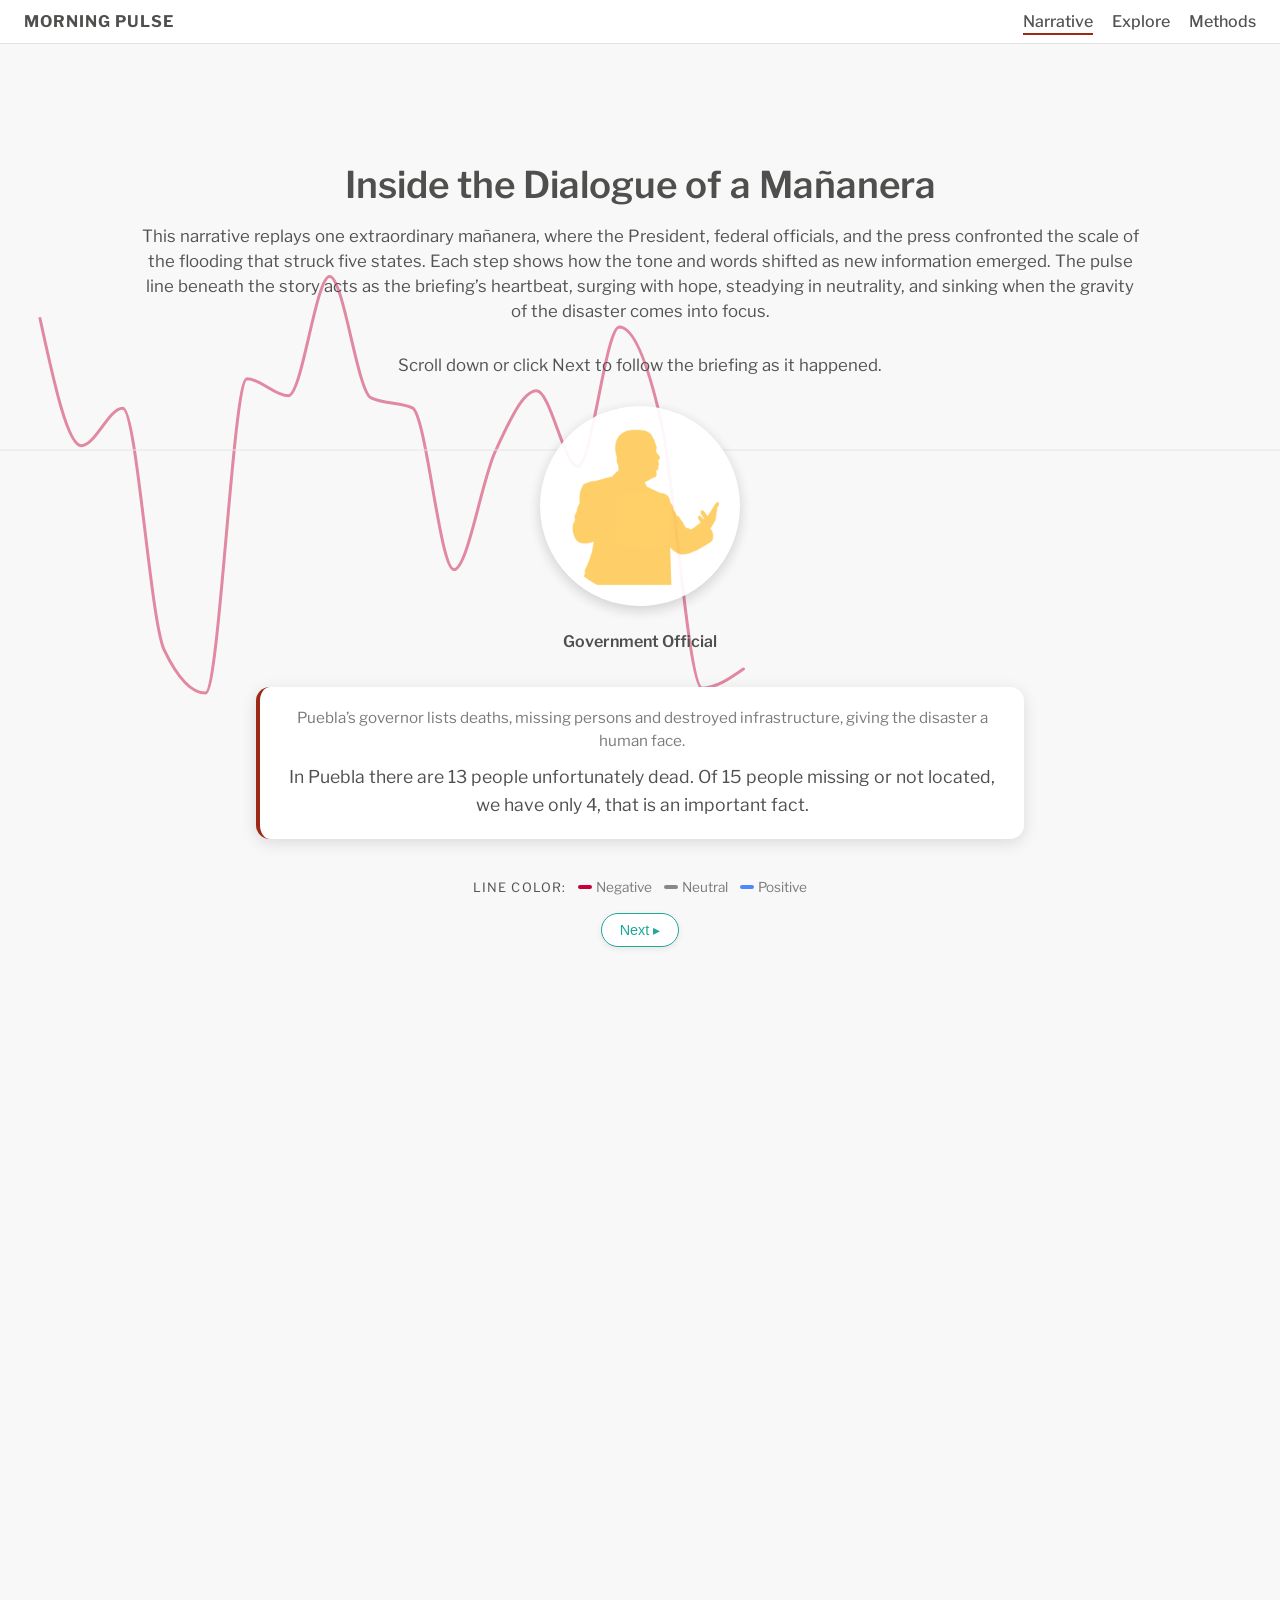
<file: docs/index.html>
<!DOCTYPE html>
<html lang="en">
<head>
  <meta charset="UTF-8" />
  <meta name="viewport" content="width=device-width, initial-scale=1" />
  <title>Morning Pulse — A Conversation Unfolds</title>

  <!-- Libre Franklin -->
  <link href="https://fonts.googleapis.com/css2?family=Libre+Franklin:wght@300;400;600;700&display=swap" rel="stylesheet">

  <!-- Main stylesheet -->
  <link rel="stylesheet" href="main.css" />

  <!-- Libraries -->
  <script src="js/d3.v7.js"></script>
  <script src="js/scrollama.js"></script>
</head>
<body>

  <!-- NAVIGATION -->
  <nav class="navbar">
    <div class="nav-title">Morning Pulse</div>
    <div class="nav-links">
      <a href="index.html" class="active">Narrative</a>
      <a href="explore.html">Explore</a>
      <a href="methods.html">Methods</a>
    </div>
  </nav>

  <!-- BACKGROUND PULSE LINE -->
  <div id="pulse-background">
    <svg id="pulse-svg"></svg>
  </div>

  <!-- MAIN CONTAINER -->
  <main id="scrolly">

    <!-- FIXED AREA -->
    <section id="graphic">

      <h1 class="headline">Inside the Dialogue of a Mañanera</h1>
      <p class="dek">
        This narrative replays one extraordinary mañanera, where the President, 
        federal officials, and the press confronted the scale of the flooding that 
        struck five states. Each step shows how the tone and words 
        shifted as new information emerged. The pulse line beneath the story acts as the 
        briefing’s heartbeat, surging with hope, steadying in neutrality, and sinking when 
        the gravity of the disaster comes into focus.
      </p>
      <p class="dek">
        Scroll down or click Next to follow the briefing as it happened.
      </p>

      <div id="speaker-wrapper">
        <img id="silhouette" src="img/president.png" alt="Speaker silhouette" />
        <div id="speaker-meta">
          <p id="speaker-role">President</p>
          <p id="speaker-time">0m 00s</p>
        </div>
      </div>

      <div id="quote-box">
        <p id="context-text" class="context-text">Loading…</p>
        <p id="quote-text">“ ”</p>
      </div>

      <div id="pulse-caption">
        <strong>Sentiment pulse:</strong> the line in the background rises for more positive tone and falls for more negative tone during each intervention.
      </div>

      <div id="pulse-legend">
        <span class="legend-label">Line color:</span>
        <span class="legend-item">
            <span class="legend-swatch legend-neg"></span> Negative
        </span>
        <span class="legend-item">
            <span class="legend-swatch legend-neu"></span> Neutral
        </span>
        <span class="legend-item">
            <span class="legend-swatch legend-pos"></span> Positive
        </span>
      </div>

      <button id="next-step-btn" class="nav-btn">
        Next ▸
      </button>

      <div id="pulse-callout" class="pulse-callout hidden">
      </div>

    </section>
    <section id="sections">
    </section>

  </main>

  <!-- Main script -->
  <script src="js/main.js"></script>
</body>
</html>
</file>
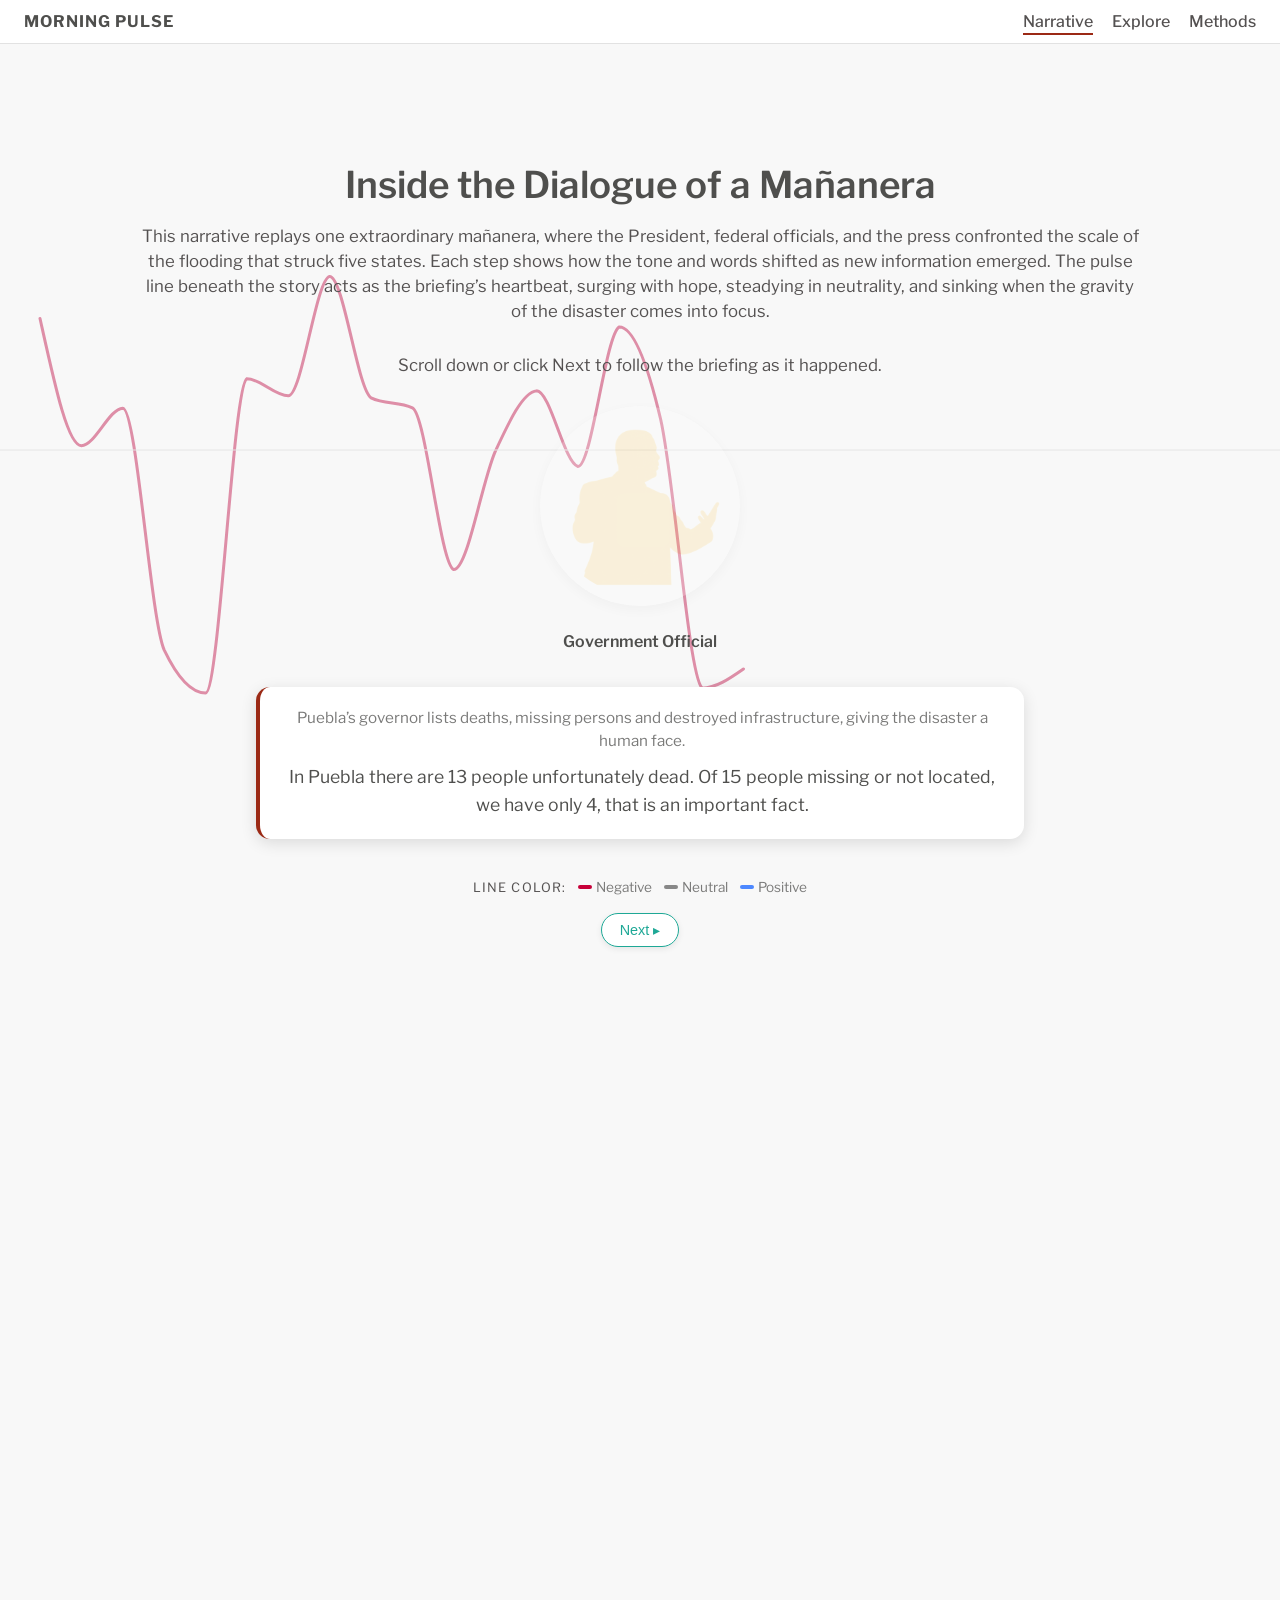
<file: www/index.html>
<!DOCTYPE html>
<html lang="en">
<head>
  <meta charset="UTF-8" />
  <meta name="viewport" content="width=device-width, initial-scale=1" />
  <title>Morning Pulse — A Conversation Unfolds</title>

  <!-- Libre Franklin -->
  <link href="https://fonts.googleapis.com/css2?family=Libre+Franklin:wght@300;400;600;700&display=swap" rel="stylesheet">

  <!-- Main stylesheet -->
  <link rel="stylesheet" href="main.css" />

  <!-- Libraries -->
  <script src="js/d3.v7.js"></script>
  <script src="js/scrollama.js"></script>
</head>
<body>

  <!-- NAVIGATION -->
  <nav class="navbar">
    <div class="nav-title">Morning Pulse</div>
    <div class="nav-links">
      <a href="index.html" class="active">Narrative</a>
      <a href="/explore.html">Explore</a>
      <a href="/methods.html">Methods</a>
    </div>
  </nav>

  <!-- BACKGROUND PULSE LINE -->
  <div id="pulse-background">
    <svg id="pulse-svg"></svg>
  </div>

  <!-- MAIN CONTAINER -->
  <main id="scrolly">

    <!-- FIXED AREA -->
    <section id="graphic">

      <h1 class="headline">Inside the Dialogue of a Mañanera</h1>
      <p class="dek">
        This narrative replays one extraordinary mañanera, where the President, 
        federal officials, and the press confronted the scale of the flooding that 
        struck five states. Each step shows how the tone and words 
        shifted as new information emerged. The pulse line beneath the story acts as the 
        briefing’s heartbeat, surging with hope, steadying in neutrality, and sinking when 
        the gravity of the disaster comes into focus.
      </p>
      <p class="dek">
        Scroll down or click Next to follow the briefing as it happened.
      </p>

      <div id="speaker-wrapper">
        <img id="silhouette" src="img/president.png" alt="Speaker silhouette" />
        <div id="speaker-meta">
          <p id="speaker-role">President</p>
          <p id="speaker-time">0m 00s</p>
        </div>
      </div>

      <div id="quote-box">
        <p id="context-text" class="context-text">Loading…</p>
        <p id="quote-text">“ ”</p>
      </div>

      <div id="pulse-caption">
        <strong>Sentiment pulse:</strong> the line in the background rises for more positive tone and falls for more negative tone during each intervention.
      </div>

      <div id="pulse-legend">
        <span class="legend-label">Line color:</span>
        <span class="legend-item">
            <span class="legend-swatch legend-neg"></span> Negative
        </span>
        <span class="legend-item">
            <span class="legend-swatch legend-neu"></span> Neutral
        </span>
        <span class="legend-item">
            <span class="legend-swatch legend-pos"></span> Positive
        </span>
      </div>

      <button id="next-step-btn" class="nav-btn">
        Next ▸
      </button>

      <div id="pulse-callout" class="pulse-callout hidden">
      </div>

    </section>
    <section id="sections">
    </section>

  </main>

  <!-- Main script -->
  <script src="js/main.js"></script>
</body>
</html>
</file>
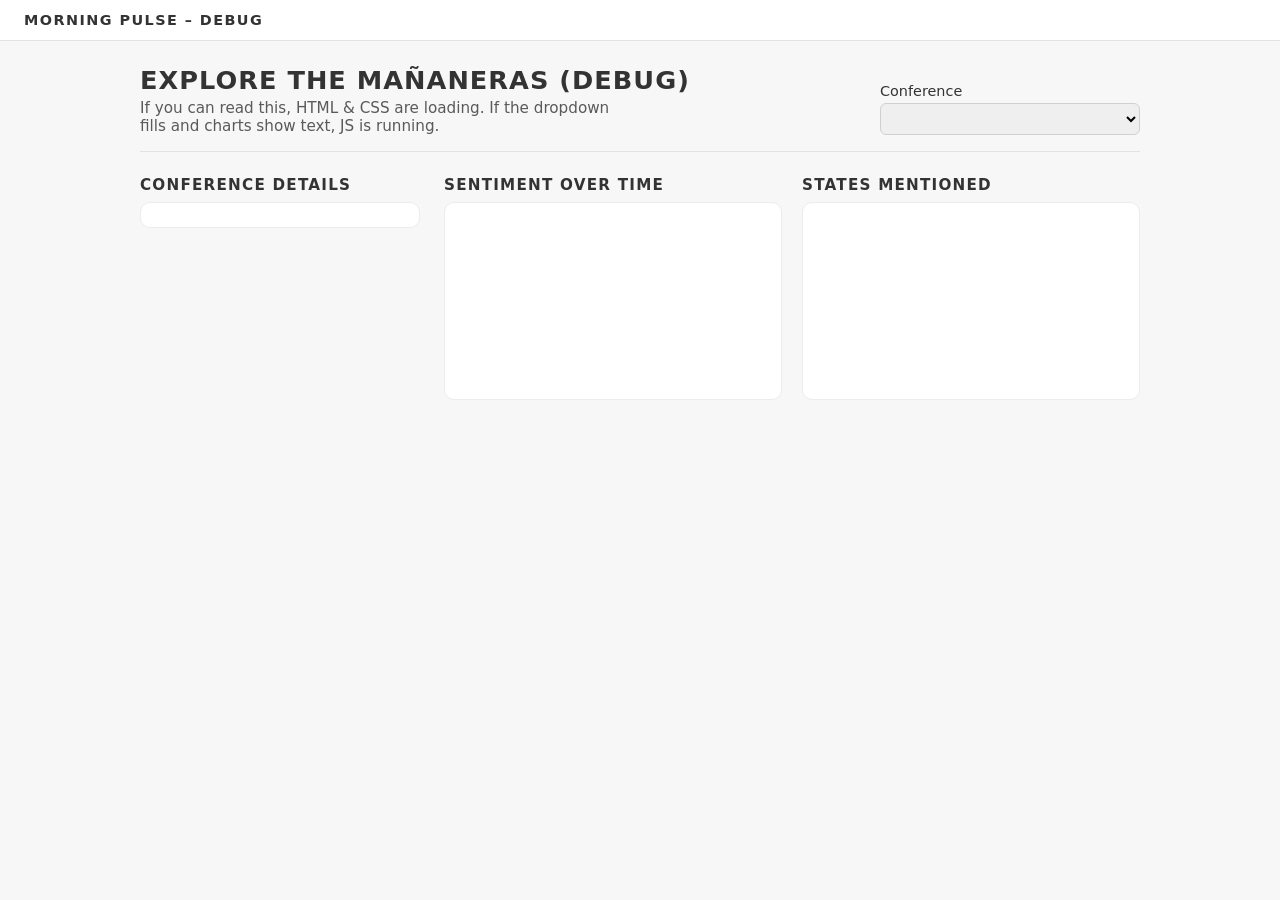
<file: docs/explore_debug.html>
<!DOCTYPE html>
<html lang="en">
<head>
  <meta charset="UTF-8" />
  <title>Explore Debug</title>
  <meta name="viewport" content="width=device-width, initial-scale=1" />
  <style>
    body {
      margin: 0;
      font-family: system-ui, -apple-system, BlinkMacSystemFont, "Segoe UI", sans-serif;
      background: #f7f7f7;
      color: #333;
    }

    header.site-header {
      display: flex;
      justify-content: space-between;
      align-items: center;
      padding: 12px 24px;
      background: #ffffff;
      border-bottom: 1px solid #e2e2e2;
    }

    .site-brand {
      font-weight: 700;
      letter-spacing: 0.1em;
      text-transform: uppercase;
      font-size: 0.9rem;
    }

    #explore {
      padding: 24px 32px;
      max-width: 1000px;
      margin: 0 auto;
    }

    .explore-header {
      display: flex;
      justify-content: space-between;
      align-items: flex-end;
      gap: 24px;
      margin-bottom: 24px;
      border-bottom: 1px solid #e2e2e2;
      padding-bottom: 16px;
    }

    .explore-title {
      margin: 0 0 4px;
      font-size: 1.6rem;
      letter-spacing: 0.04em;
      text-transform: uppercase;
    }

    .explore-subtitle {
      margin: 0;
      font-size: 0.95rem;
      opacity: 0.8;
      max-width: 480px;
    }

    .explore-controls {
      display: flex;
      flex-direction: column;
      gap: 4px;
      font-size: 0.9rem;
    }

    #explore-conference-select {
      min-width: 260px;
      padding: 6px 10px;
      border-radius: 6px;
      border: 1px solid #d0d0d0;
      font-size: 0.9rem;
    }

    .explore-layout {
      display: grid;
      grid-template-columns: minmax(230px, 280px) 1fr;
      gap: 24px;
    }

    .explore-sidebar {
      display: flex;
      flex-direction: column;
      gap: 18px;
    }

    .panel-title {
      font-size: 0.95rem;
      text-transform: uppercase;
      letter-spacing: 0.08em;
      margin: 0 0 8px;
    }

    .meta-card {
      background: #ffffff;
      border-radius: 10px;
      padding: 12px 14px;
      border: 1px solid #ececec;
      font-size: 0.9rem;
      line-height: 1.4;
    }

    .explore-main {
      display: grid;
      grid-template-columns: 1fr 1fr;
      gap: 20px;
    }

    .chart-container {
      background: #ffffff;
      border-radius: 10px;
      border: 1px solid #ececec;
      padding: 8px;
      min-height: 180px;
      font-size: 0.85rem;
    }
  </style>
</head>
<body>
  <header class="site-header">
    <div class="site-brand">Morning Pulse – DEBUG</div>
  </header>

  <section id="explore">
    <header class="explore-header">
      <div class="explore-title-block">
        <h1 class="explore-title">Explore the Mañaneras (Debug)</h1>
        <p class="explore-subtitle">
          If you can read this, HTML & CSS are loading. If the dropdown fills and charts show text, JS is running.
        </p>
      </div>
      <div class="explore-controls">
        <label for="explore-conference-select">Conference</label>
        <select id="explore-conference-select"></select>
      </div>
    </header>

    <div class="explore-layout">
      <aside class="explore-sidebar">
        <section>
          <h2 class="panel-title">Conference details</h2>
          <div id="explore-meta" class="meta-card"></div>
        </section>
      </aside>

      <main class="explore-main">
        <section>
          <h2 class="panel-title">Sentiment over time</h2>
          <div id="sentiment-chart" class="chart-container"></div>
        </section>
        <section>
          <h2 class="panel-title">States mentioned</h2>
          <div id="states-chart" class="chart-container"></div>
        </section>
      </main>
    </div>
  </section>

  <!-- 1) D3 from CDN -->
  <script src="https://d3js.org/d3.v7.min.js"></script>

  <!-- 2) Inline mock data & explore logic -->
  <script>
    console.log("Script loaded: starting debug…");

    // ---- MOCK DATA ----
    const conferences = [
      {
        id: "2024-01-05",
        date: "2024-01-05",
        title: "Mañanera del 5 de enero",
        location_state: "CDMX",
        interventions: [
          {
            idx: 0,
            timestamp_minute: 0,
            actor_role: "president",
            actor_name: "AMLO",
            sentiment: 0.3,
            topics: ["economy", "security"],
            text: "Buenos días. Hoy vamos a hablar de la economía y la seguridad.",
            is_interruption: false,
            is_followup: false,
            mentioned_states: ["Tabasco"]
          },
          {
            idx: 1,
            timestamp_minute: 4,
            actor_role: "journalist",
            actor_name: "Jorge Ramos",
            sentiment: -0.2,
            topics: ["security", "human rights"],
            text: "Presidente, ¿qué responde a las críticas sobre derechos humanos?",
            is_interruption: false,
            is_followup: false,
            mentioned_states: []
          },
          {
            idx: 2,
            timestamp_minute: 8,
            actor_role: "official",
            actor_name: "Rosa Icela",
            sentiment: 0.1,
            topics: ["security"],
            text: "La incidencia delictiva mostró una tendencia a la baja.",
            is_interruption: false,
            is_followup: false,
            mentioned_states: ["Guanajuato", "Sonora"]
          }
        ]
      },
      {
        id: "2024-01-10",
        date: "2024-01-10",
        title: "Mañanera del 10 de enero",
        location_state: "Nuevo León",
        interventions: [
          {
            idx: 0,
            timestamp_minute: 0,
            actor_role: "president",
            actor_name: "AMLO",
            sentiment: 0.4,
            topics: ["infrastructure"],
            text: "Hoy estamos en Nuevo León para revisar proyectos de infraestructura.",
            is_interruption: false,
            is_followup: false,
            mentioned_states: ["Nuevo León"]
          },
          {
            idx: 1,
            timestamp_minute: 3,
            actor_role: "journalist",
            actor_name: "Ana Soto",
            sentiment: -0.1,
            topics: ["water crisis"],
            text: "¿Qué medidas se tomarán respecto a la crisis de agua?",
            is_interruption: false,
            is_followup: false,
            mentioned_states: ["Nuevo León", "Coahuila"]
          }
        ]
      }
    ];

    console.log("Mock conferences loaded:", conferences.length);

    // ---- SIMPLE EXPLORE LOGIC ----
    function initExploreDebug() {
      console.log("initExploreDebug called");

      if (!Array.isArray(conferences) || conferences.length === 0) {
        console.error("No conferences array available");
        return;
      }

      const select = d3.select("#explore-conference-select");
      if (select.empty()) {
        console.error("Could not find #explore-conference-select");
        return;
      }

      select
        .selectAll("option")
        .data(conferences)
        .join("option")
        .attr("value", d => d.id)
        .text(d => `${d.date} — ${d.title}`);

      const defaultConf = conferences[0];
      select.property("value", defaultConf.id);

      select.on("change", (event) => {
        const chosenId = event.target.value;
        const chosen = conferences.find(c => c.id === chosenId);
        console.log("Conference changed:", chosenId);
        if (chosen) renderExploreDebug(chosen);
      });

      renderExploreDebug(defaultConf);
    }

    function renderExploreDebug(conf) {
      console.log("Rendering conference:", conf.id);

      // Meta
      const meta = d3.select("#explore-meta");
      meta.html("");
      meta.append("div").text("Date: " + conf.date);
      meta.append("div").text("Title: " + conf.title);
      meta.append("div").text("Location: " + conf.location_state);
      meta.append("div").text("Interventions: " + conf.interventions.length);

      // Sentiment chart – for debug: just show text list
      const sent = d3.select("#sentiment-chart");
      sent.html("");
      sent.append("div").text("Sentiment values (debug text):");
      conf.interventions.forEach(intv => {
        sent.append("div").text(
          `#${intv.idx} (${intv.actor_role}) – sentiment: ${intv.sentiment}`
        );
      });

      // States mentioned – count and show as list
      const stateCounts = new Map();
      conf.interventions.forEach(d => {
        (d.mentioned_states || []).forEach(s => {
          stateCounts.set(s, (stateCounts.get(s) || 0) + 1);
        });
      });

      const states = d3.select("#states-chart");
      states.html("");
      if (stateCounts.size === 0) {
        states.text("No states mentioned in this conference.");
      } else {
        states.append("div").text("States mentioned (debug text):");
        for (const [state, count] of stateCounts.entries()) {
          states.append("div").text(`${state}: ${count} mentions`);
        }
      }
    }

    // Call directly once the script is parsed
    initExploreDebug();
  </script>
</body>
</html>
</file>
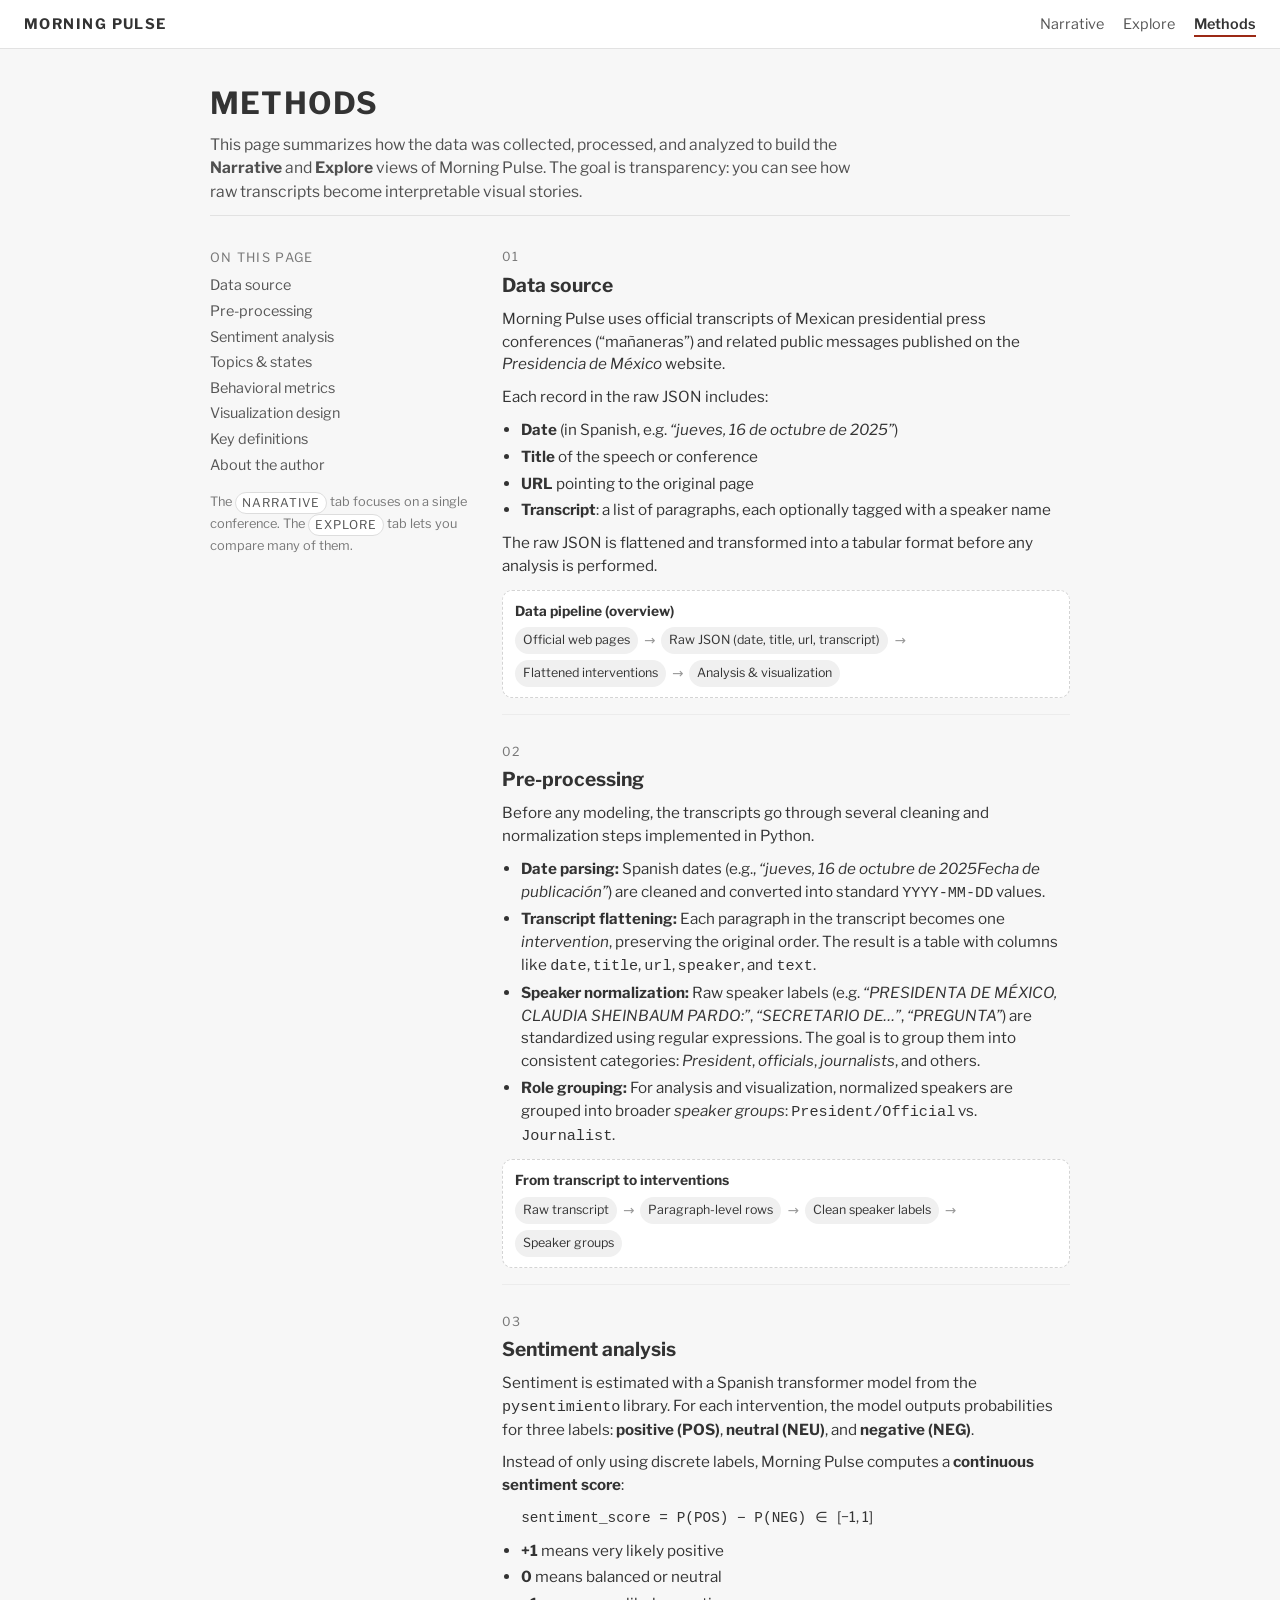
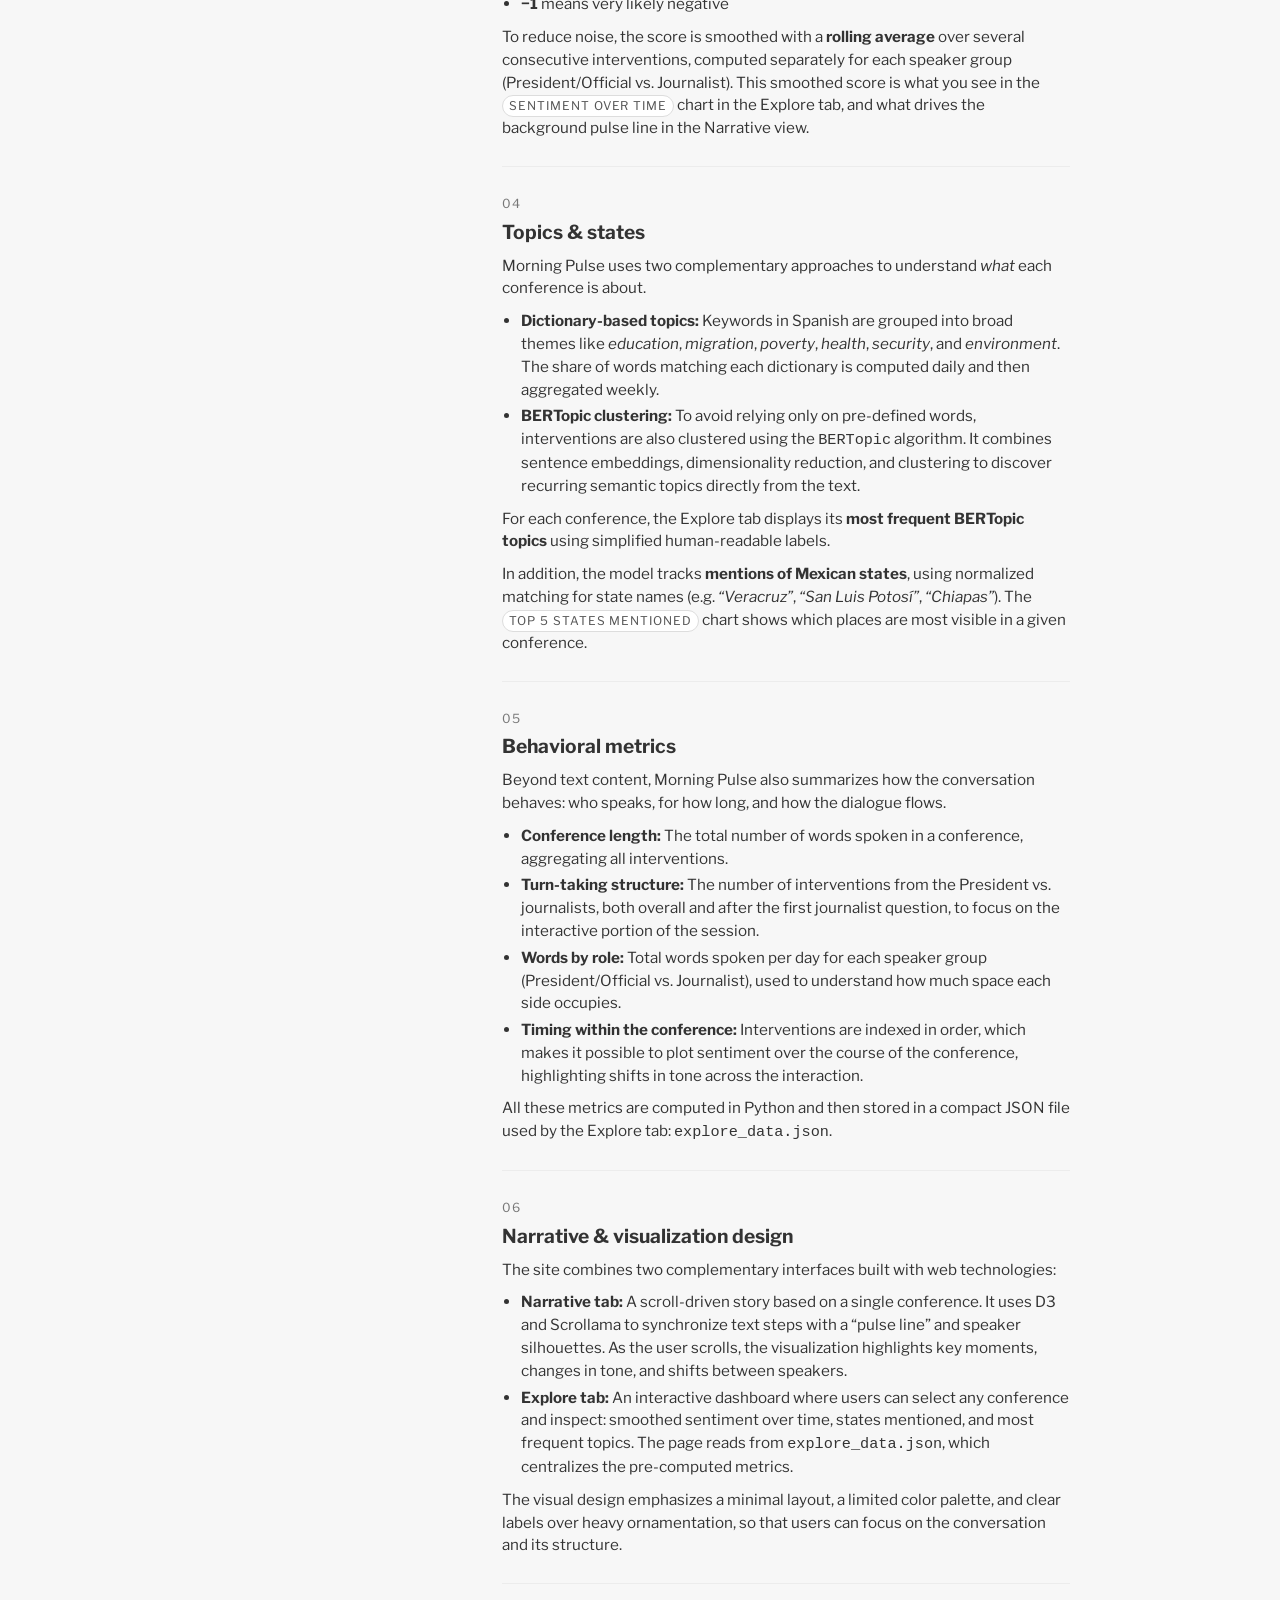
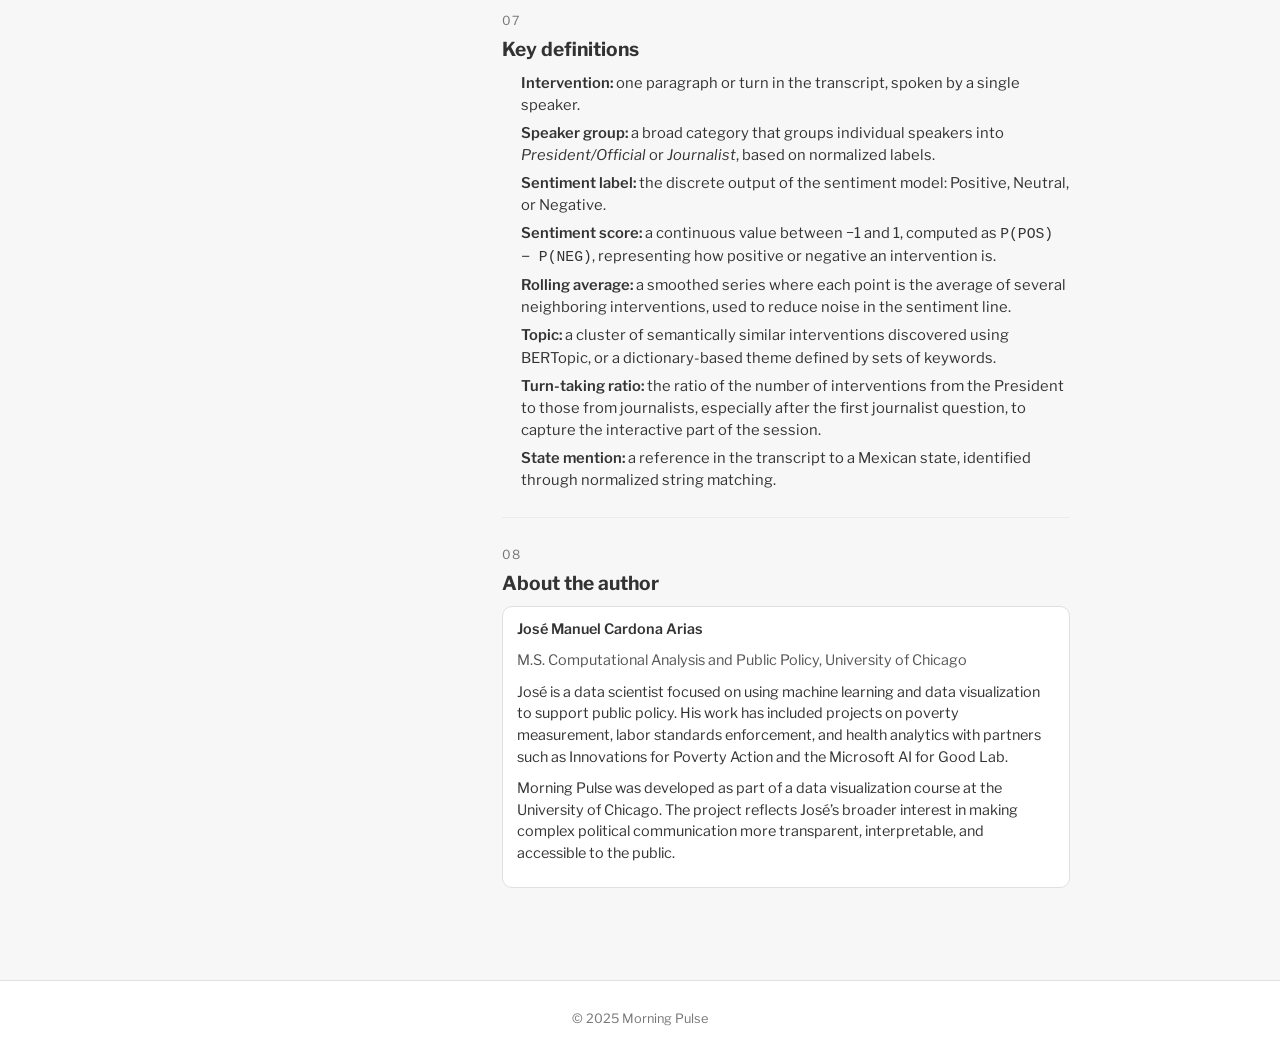
<file: docs/methods.html>
<!DOCTYPE html>
<html lang="en">
<head>
  <meta charset="UTF-8" />
  <title>Morning Pulse – Methods</title>
  <meta name="viewport" content="width=device-width, initial-scale=1" />

  <!-- Libre Franklin -->
  <link href="https://fonts.googleapis.com/css2?family=Libre+Franklin:wght@300;400;600;700&display=swap" rel="stylesheet">

  <style>
    :root {
      --accent: #9B2915;
      --bg: #f7f7f7;
      --text: #333333;
      --border: #e2e2e2;
    }

    * {
      box-sizing: border-box;
    }

    body {
      margin: 0;
      font-family: "Libre Franklin", system-ui, -apple-system, BlinkMacSystemFont, "Segoe UI", sans-serif;
      background: var(--bg);
      color: var(--text);
      line-height: 1.5;
    }

    /* Header & nav */
    .site-header {
      display: flex;
      justify-content: space-between;
      align-items: center;
      padding: 12px 24px;
      background: #ffffff;
      border-bottom: 1px solid var(--border);
    }

    .site-brand a {
      text-decoration: none;
      font-weight: 700;
      letter-spacing: 0.1em;
      text-transform: uppercase;
      font-size: 0.9rem;
      color: var(--text);
    }

    .site-nav a {
      margin-left: 16px;
      text-decoration: none;
      font-size: 0.9rem;
      color: #555555;
    }

    .site-nav a.active {
      font-weight: 600;
      border-bottom: 2px solid var(--accent);
      padding-bottom: 2px;
      color: var(--text);
    }

    main#methods {
      max-width: 900px;
      margin: 0 auto;
      padding: 32px 20px 48px;
    }

    .methods-header {
      margin-bottom: 32px;
      border-bottom: 1px solid var(--border);
      padding-bottom: 12px;
    }

    .methods-title {
      margin: 0 0 6px;
      font-size: 1.9rem;
      letter-spacing: 0.04em;
      text-transform: uppercase;
    }

    .methods-subtitle {
      margin: 0;
      font-size: 0.98rem;
      max-width: 640px;
      opacity: 0.85;
    }

    /* Layout: two main columns on desktop */
    .methods-layout {
      display: grid;
      grid-template-columns: minmax(220px, 260px) 1fr;
      gap: 32px;
      margin-top: 28px;
    }

    /* Sidebar / TOC */
    .methods-sidebar {
      font-size: 0.9rem;
      position: sticky;
      top: 72px;
      align-self: flex-start;
    }

    .sidebar-title {
      text-transform: uppercase;
      letter-spacing: 0.1em;
      font-size: 0.8rem;
      margin: 0 0 8px;
      color: #777777;
    }

    .methods-toc {
      list-style: none;
      margin: 0 0 16px;
      padding: 0;
    }

    .methods-toc li + li {
      margin-top: 4px;
    }

    .methods-toc a {
      text-decoration: none;
      color: #555555;
      font-size: 0.9rem;
    }

    .methods-toc a:hover {
      color: var(--accent);
    }

    .toc-note {
      font-size: 0.8rem;
      color: #777777;
      margin-top: 10px;
    }

    /* Main content sections */
    .methods-content section {
      margin-bottom: 28px;
      padding-bottom: 16px;
      border-bottom: 1px solid #ececec;
    }

    .methods-content section:last-of-type {
      border-bottom: none;
    }

    .section-label {
      text-transform: uppercase;
      letter-spacing: 0.12em;
      font-size: 0.78rem;
      color: #777777;
      margin-bottom: 4px;
    }

    .section-title {
      margin: 0 0 8px;
      font-size: 1.2rem;
    }

    .section-body {
      font-size: 0.95rem;
    }

    .section-body p {
      margin: 0 0 10px;
    }

    .section-body ul {
      margin: 4px 0 10px 1.2rem;
      padding: 0;
    }

    .section-body li {
      margin-bottom: 4px;
    }

    .inline-pill {
      display: inline-block;
      padding: 1px 6px;
      border-radius: 999px;
      border: 1px solid #dddddd;
      font-size: 0.75rem;
      text-transform: uppercase;
      letter-spacing: 0.08em;
      vertical-align: middle;
      color: #555555;
      background: #ffffff;
    }

    /* Simple pipeline diagram */
    .pipeline {
      margin-top: 12px;
      padding: 10px 12px;
      border-radius: 10px;
      border: 1px dashed #d4d4d4;
      background: #ffffff;
      font-size: 0.86rem;
    }

    .pipeline-row {
      display: flex;
      flex-wrap: wrap;
      align-items: center;
      gap: 6px;
    }

    .pipeline-step {
      padding: 4px 8px;
      border-radius: 999px;
      background: #f0f0f0;
      font-size: 0.78rem;
    }

    .pipeline-arrow {
      font-size: 0.85rem;
      color: #999999;
    }

    /* Definition list */
    .definitions-list {
      margin: 8px 0 0;
      padding: 0;
      list-style: none;
      font-size: 0.92rem;
    }

    .definitions-list li {
      margin-bottom: 6px;
    }

    .def-term {
      font-weight: 600;
    }

    /* Author card */
    .author-card {
      margin-top: 8px;
      padding: 12px 14px;
      border-radius: 10px;
      border: 1px solid #e0e0e0;
      background: #ffffff;
      font-size: 0.9rem;
    }

    .author-name {
      margin: 0 0 4px;
      font-weight: 600;
    }

    .author-role {
      margin: 0 0 6px;
      font-size: 0.9rem;
      color: #555555;
    }

    footer.site-footer {
      text-align: center;
      padding: 16px;
      font-size: 0.8rem;
      color: #777777;
      border-top: 1px solid var(--border);
      background: #ffffff;
    }

    @media (max-width: 900px) {
      .methods-layout {
        grid-template-columns: 1fr;
      }

      .methods-sidebar {
        position: static;
      }
    }
  </style>
</head>

<body>
  <header class="site-header">
    <div class="site-brand">
      <a href="index.html">Morning Pulse</a>
    </div>
    <nav class="site-nav">
      <a href="index.html">Narrative</a>
      <a href="explore.html">Explore</a>
      <a href="methods.html" class="active">Methods</a>
    </nav>
  </header>

  <main id="methods">
    <header class="methods-header">
      <h1 class="methods-title">Methods</h1>
      <p class="methods-subtitle">
        This page summarizes how the data was collected, processed, and analyzed to build
        the <strong>Narrative</strong> and <strong>Explore</strong> views of Morning Pulse.
        The goal is transparency: you can see how raw transcripts become interpretable visual stories.
      </p>
    </header>

    <div class="methods-layout">
      <!-- Sidebar / TOC -->
      <aside class="methods-sidebar">
        <p class="sidebar-title">On this page</p>
        <ul class="methods-toc">
          <li><a href="#data">Data source</a></li>
          <li><a href="#preprocessing">Pre-processing</a></li>
          <li><a href="#sentiment">Sentiment analysis</a></li>
          <li><a href="#topics">Topics &amp; states</a></li>
          <li><a href="#behavior">Behavioral metrics</a></li>
          <li><a href="#visualization">Visualization design</a></li>
          <li><a href="#definitions">Key definitions</a></li>
          <li><a href="#author">About the author</a></li>
        </ul>
        <p class="toc-note">
          The <span class="inline-pill">Narrative</span> tab focuses on a single conference.
          The <span class="inline-pill">Explore</span> tab lets you compare many of them.
        </p>
      </aside>

      <!-- Main content -->
      <div class="methods-content">

        <!-- Data -->
        <section id="data">
          <div class="section-label">01</div>
          <h2 class="section-title">Data source</h2>
          <div class="section-body">
            <p>
              Morning Pulse uses official transcripts of Mexican presidential press conferences
              (&ldquo;mañaneras&rdquo;) and related public messages published on the
              <em>Presidencia de México</em> website.
            </p>
            <p>
              Each record in the raw JSON includes:
            </p>
            <ul>
              <li><strong>Date</strong> (in Spanish, e.g. <em>&ldquo;jueves, 16 de octubre de 2025&rdquo;</em>)</li>
              <li><strong>Title</strong> of the speech or conference</li>
              <li><strong>URL</strong> pointing to the original page</li>
              <li><strong>Transcript</strong>: a list of paragraphs, each optionally tagged with a speaker name</li>
            </ul>
            <p>
              The raw JSON is flattened and transformed into a tabular format before any analysis is performed.
            </p>

            <div class="pipeline">
              <strong>Data pipeline (overview)</strong>
              <div class="pipeline-row" style="margin-top:6px;">
                <span class="pipeline-step">Official web pages</span>
                <span class="pipeline-arrow">→</span>
                <span class="pipeline-step">Raw JSON (date, title, url, transcript)</span>
                <span class="pipeline-arrow">→</span>
                <span class="pipeline-step">Flattened interventions</span>
                <span class="pipeline-arrow">→</span>
                <span class="pipeline-step">Analysis &amp; visualization</span>
              </div>
            </div>
          </div>
        </section>

        <!-- Pre-processing -->
        <section id="preprocessing">
          <div class="section-label">02</div>
          <h2 class="section-title">Pre-processing</h2>
          <div class="section-body">
            <p>
              Before any modeling, the transcripts go through several cleaning and normalization steps
              implemented in Python.
            </p>
            <ul>
              <li>
                <strong>Date parsing:</strong>
                Spanish dates (e.g., <em>&ldquo;jueves, 16 de octubre de 2025Fecha de publicación&rdquo;</em>)
                are cleaned and converted into standard <code>YYYY-MM-DD</code> values.
              </li>
              <li>
                <strong>Transcript flattening:</strong>
                Each paragraph in the transcript becomes one <em>intervention</em>, preserving the original order.
                The result is a table with columns like <code>date</code>, <code>title</code>, <code>url</code>,
                <code>speaker</code>, and <code>text</code>.
              </li>
              <li>
                <strong>Speaker normalization:</strong>
                Raw speaker labels (e.g. <em>&ldquo;PRESIDENTA DE MÉXICO, CLAUDIA SHEINBAUM PARDO:&rdquo;</em>,
                <em>&ldquo;SECRETARIO DE…&rdquo;</em>, <em>&ldquo;PREGUNTA&rdquo;</em>) are standardized using
                regular expressions. The goal is to group them into consistent categories:
                <em>President</em>, <em>officials</em>, <em>journalists</em>, and others.
              </li>
              <li>
                <strong>Role grouping:</strong>
                For analysis and visualization, normalized speakers are grouped into broader
                <em>speaker groups</em>:
                <code>President/Official</code> vs. <code>Journalist</code>.
              </li>
            </ul>

            <div class="pipeline">
              <strong>From transcript to interventions</strong>
              <div class="pipeline-row" style="margin-top:6px;">
                <span class="pipeline-step">Raw transcript</span>
                <span class="pipeline-arrow">→</span>
                <span class="pipeline-step">Paragraph-level rows</span>
                <span class="pipeline-arrow">→</span>
                <span class="pipeline-step">Clean speaker labels</span>
                <span class="pipeline-arrow">→</span>
                <span class="pipeline-step">Speaker groups</span>
              </div>
            </div>
          </div>
        </section>

        <!-- Sentiment -->
        <section id="sentiment">
          <div class="section-label">03</div>
          <h2 class="section-title">Sentiment analysis</h2>
          <div class="section-body">
            <p>
              Sentiment is estimated with a Spanish transformer model from the
              <code>pysentimiento</code> library. For each intervention, the model outputs probabilities
              for three labels: <strong>positive (POS)</strong>, <strong>neutral (NEU)</strong>,
              and <strong>negative (NEG)</strong>.
            </p>
            <p>
              Instead of only using discrete labels, Morning Pulse computes a
              <strong>continuous sentiment score</strong>:
            </p>
            <p style="margin-left:1.2rem;font-size:0.9rem;">
              <code>sentiment_score = P(POS) − P(NEG)</code> &nbsp; ∈ &nbsp; [−1, 1]
            </p>
            <ul>
              <li><strong>+1</strong> means very likely positive</li>
              <li><strong>0</strong> means balanced or neutral</li>
              <li><strong>−1</strong> means very likely negative</li>
            </ul>
            <p>
              To reduce noise, the score is smoothed with a <strong>rolling average</strong> over several
              consecutive interventions, computed separately for each speaker group (President/Official vs. Journalist).
              This smoothed score is what you see in the
              <span class="inline-pill">Sentiment over time</span> chart in the Explore tab, and what drives
              the background pulse line in the Narrative view.
            </p>
          </div>
        </section>

        <!-- Topics & states -->
        <section id="topics">
          <div class="section-label">04</div>
          <h2 class="section-title">Topics &amp; states</h2>
          <div class="section-body">
            <p>
              Morning Pulse uses two complementary approaches to understand <em>what</em> each conference is about.
            </p>
            <ul>
              <li>
                <strong>Dictionary-based topics:</strong>
                Keywords in Spanish are grouped into broad themes like
                <em>education</em>, <em>migration</em>, <em>poverty</em>, <em>health</em>,
                <em>security</em>, and <em>environment</em>.
                The share of words matching each dictionary is computed daily and then aggregated weekly.
              </li>
              <li>
                <strong>BERTopic clustering:</strong>
                To avoid relying only on pre-defined words, interventions are also clustered using the
                <code>BERTopic</code> algorithm. It combines sentence embeddings, dimensionality reduction,
                and clustering to discover recurring semantic topics directly from the text.
              </li>
            </ul>
            <p>
              For each conference, the Explore tab displays its <strong>most frequent BERTopic topics</strong>
              using simplified human-readable labels.
            </p>
            <p>
              In addition, the model tracks <strong>mentions of Mexican states</strong>, using normalized matching
              for state names (e.g. <em>“Veracruz”</em>, <em>“San Luis Potosí”</em>, <em>“Chiapas”</em>).
              The <span class="inline-pill">Top 5 States mentioned</span> chart shows which places are most visible
              in a given conference.
            </p>
          </div>
        </section>

        <!-- Behavioral metrics -->
        <section id="behavior">
          <div class="section-label">05</div>
          <h2 class="section-title">Behavioral metrics</h2>
          <div class="section-body">
            <p>
              Beyond text content, Morning Pulse also summarizes how the conversation behaves:
              who speaks, for how long, and how the dialogue flows.
            </p>
            <ul>
              <li>
                <strong>Conference length:</strong>
                The total number of words spoken in a conference, aggregating all interventions.
              </li>
              <li>
                <strong>Turn-taking structure:</strong>
                The number of interventions from the President vs. journalists, both overall and
                after the first journalist question, to focus on the interactive portion of the session.
              </li>
              <li>
                <strong>Words by role:</strong>
                Total words spoken per day for each speaker group (President/Official vs. Journalist),
                used to understand how much space each side occupies.
              </li>
              <li>
                <strong>Timing within the conference:</strong>
                Interventions are indexed in order, which makes it possible to plot sentiment over the
                course of the conference, highlighting shifts in tone across the interaction.
              </li>
            </ul>
            <p>
              All these metrics are computed in Python and then stored in a compact JSON file used by the
              Explore tab: <code>explore_data.json</code>.
            </p>
          </div>
        </section>

        <!-- Visualization design -->
        <section id="visualization">
          <div class="section-label">06</div>
          <h2 class="section-title">Narrative &amp; visualization design</h2>
          <div class="section-body">
            <p>
              The site combines two complementary interfaces built with web technologies:
            </p>
            <ul>
              <li>
                <strong>Narrative tab:</strong>
                A scroll-driven story based on a single conference. It uses D3 and Scrollama to
                synchronize text steps with a &ldquo;pulse line&rdquo; and speaker silhouettes.
                As the user scrolls, the visualization highlights key moments, changes in tone,
                and shifts between speakers.
              </li>
              <li>
                <strong>Explore tab:</strong>
                An interactive dashboard where users can select any conference and inspect:
                smoothed sentiment over time, states mentioned, and most frequent topics.
                The page reads from <code>explore_data.json</code>, which centralizes the
                pre-computed metrics.
              </li>
            </ul>
            <p>
              The visual design emphasizes a minimal layout, a limited color palette, and clear labels
              over heavy ornamentation, so that users can focus on the conversation and its structure.
            </p>
          </div>
        </section>

        <!-- Definitions -->
        <section id="definitions">
          <div class="section-label">07</div>
          <h2 class="section-title">Key definitions</h2>
          <div class="section-body">
            <ul class="definitions-list">
              <li>
                <span class="def-term">Intervention:</span>
                one paragraph or turn in the transcript, spoken by a single speaker.
              </li>
              <li>
                <span class="def-term">Speaker group:</span>
                a broad category that groups individual speakers into
                <em>President/Official</em> or <em>Journalist</em>, based on normalized labels.
              </li>
              <li>
                <span class="def-term">Sentiment label:</span>
                the discrete output of the sentiment model: Positive, Neutral, or Negative.
              </li>
              <li>
                <span class="def-term">Sentiment score:</span>
                a continuous value between −1 and 1, computed as
                <code>P(POS) − P(NEG)</code>, representing how positive or negative an intervention is.
              </li>
              <li>
                <span class="def-term">Rolling average:</span>
                a smoothed series where each point is the average of several neighboring interventions,
                used to reduce noise in the sentiment line.
              </li>
              <li>
                <span class="def-term">Topic:</span>
                a cluster of semantically similar interventions discovered using BERTopic, or a
                dictionary-based theme defined by sets of keywords.
              </li>
              <li>
                <span class="def-term">Turn-taking ratio:</span>
                the ratio of the number of interventions from the President to those from journalists,
                especially after the first journalist question, to capture the interactive part of the session.
              </li>
              <li>
                <span class="def-term">State mention:</span>
                a reference in the transcript to a Mexican state, identified through normalized string matching.
              </li>
            </ul>
          </div>
        </section>

        <!-- Author -->
        <section id="author">
          <div class="section-label">08</div>
          <h2 class="section-title">About the author</h2>
          <div class="section-body">
            <div class="author-card">
              <p class="author-name">José Manuel Cardona Arias</p>
              <p class="author-role">
                M.S. Computational Analysis and Public Policy, University of Chicago
              </p>
              <p>
                José is a data scientist focused on using machine learning and data visualization
                to support public policy. His work has included projects on poverty measurement,
                labor standards enforcement, and health analytics with partners such as
                Innovations for Poverty Action and the Microsoft AI for Good Lab.
              </p>
              <p>
                Morning Pulse was developed as part of a data visualization course at the
                University of Chicago. The project reflects José’s broader interest in making
                complex political communication more transparent, interpretable, and accessible
                to the public.
              </p>
            </div>
          </div>
        </section>

      </div>
    </div>
  </main>

  <footer class="site-footer">
    <p>&copy; 2025 Morning Pulse</p>
  </footer>
</body>
</html>
</file>
<file: docs/main.css>
/* BASE */

body {
  margin: 0;
  background: #F8F8F8;
  font-family: "Libre Franklin", sans-serif;
  color: #4F4F4D;
}

/* NAVIGATION */

.navbar {
  position: sticky;
  top: 0;
  background: #ffffff;
  border-bottom: 1px solid #E2E2E2;
  padding: 12px 24px;
  display: flex;
  justify-content: space-between;
  align-items: center;
  z-index: 50;
}

.nav-title {
  font-weight: 700;
  font-size: 1rem;
  letter-spacing: 0.06em;
  text-transform: uppercase;
}

.nav-links a {
  margin-left: 16px;
  text-decoration: none;
  color: #545151;
  font-weight: 500;
  border-bottom: 2px solid transparent;
  padding-bottom: 2px;
  transition: border-color 0.2s ease, color 0.2s ease;
}

.nav-links a:hover {
  border-bottom-color: #9B2915;
  color: #000000;
}

.nav-links a.active {
  border-bottom-color: #9B2915;
}

/* SCROLLY LAYOUT */

#scrolly {
  position: relative;
  max-width: 1000px;
  margin: 40px auto;
  padding: 0 20px;
  display: block;
}

#graphic {
  position: sticky;
  top: 18vh;
  text-align: center;
  z-index: 2;
  padding-bottom: 40px;
}

#sections {
  position: relative;
  margin-top: 40px;
}

.headline {
  font-size: 2.3rem;
  font-weight: 600;
  margin-bottom: 10px;
}

.dek {
  font-size: 1.05rem;
  color: #545151;
  margin-bottom: 28px;
  line-height: 1.5;
}

#speaker-wrapper {
  display: flex;
  flex-direction: column;
  align-items: center;
}

#silhouette {
  width: 180px;
  border-radius: 50%;
  background: #ffffff;
  padding: 10px;
  box-shadow: 0 4px 14px rgba(0,0,0,0.18);
  margin-bottom: 10px;
  transition: opacity 0.3s ease, transform 0.3s ease;
}

#speaker-role {
  font-weight: 600;
  margin-bottom: 2px;
  color: #4F4F4D;
}

#speaker-time {
  font-size: 0.9rem;
  color: #7a7a79;
}

#quote-box {
  margin-top: 22px;
  background: #ffffff;
  padding: 20px 22px;
  border-radius: 14px;
  max-width: 720px;
  margin-left: auto;
  margin-right: auto;
  box-shadow: 0 4px 16px rgba(0,0,0,0.12);
  border-left: 4px solid #9B2915;
}

#quote-text {
  font-size: 1.1rem;
  line-height: 1.6;
  color: #4F4F4D;
  margin: 0;
}

#context-text {
  font-size: 0.95rem;
  line-height: 1.5;
  color: #7a7a79;
  margin: 0 0 10px;
}


#sections .step {
  background: #ffffff;
  border-radius: 12px;
  padding: 22px 22px 20px;
  margin-bottom: 28px;
  box-shadow: 0 4px 10px rgba(0,0,0,0.08);
  border-left: 4px solid #E9B872;
  transition: box-shadow 0.25s ease, border-color 0.25s ease, background 0.25s ease, transform 0.2s ease;
}

#sections .step h3 {
  margin: 0 0 8px;
  font-size: 0.95rem;
  letter-spacing: 0.08em;
  text-transform: uppercase;
  color: #7a7a79;
}

/* STEPS */
#sections .step {
  height: 90vh;      /* distance between “beats” in the story */
  margin: 0;
  opacity: 0;
  background: none;
  border: none;
  box-shadow: none;
  pointer-events: none;
}

/* PULSE LINE (BACKGROUND) */

#pulse-background {
  position: fixed;
  top: 0;           /* full background */
  left: 0;
  width: 100%;
  height: 100vh;
  opacity: 0.45;
  z-index: 0;
  pointer-events: none;
}

#pulse-caption {
  margin-top: 14px;
  font-size: 0.9rem;
  color: #7a7a79;
}

#pulse-caption strong {
  font-weight: 600;
}

/* Small horizontal legend under caption */
#pulse-legend {
  margin-top: 8px;
  font-size: 0.85rem;
  color: #7a7a79;
  display: flex;
  justify-content: center;
  align-items: center;
  gap: 12px;
  flex-wrap: wrap;
}

#pulse-legend .legend-label {
  text-transform: uppercase;
  letter-spacing: 0.08em;
  font-size: 0.8rem;
  color: #545151;
}

.legend-item {
  display: inline-flex;
  align-items: center;
  gap: 4px;
}

.legend-swatch {
  display: inline-block;
  width: 14px;
  height: 4px;
  border-radius: 999px;
}
.legend-neg {
  background: #C70039;  /* negative */
}

.legend-neu {
  background: #888888;  /* neutral */
}

.legend-pos {
  background: #4D88FF;  /* positive */
}

#pulse-caption.hidden {
  opacity: 0;
  transition: opacity 0.4s ease;
}

#pulse-svg {
  width: 100%;
  height: 100%;
}
.nav-btn {
  margin-top: 18px;
  padding: 8px 18px;
  border-radius: 999px;
  border: 1px solid #1EA896;
  background: #ffffff;
  font-size: 0.9rem;
  font-weight: 500;
  color: #1EA896;
  cursor: pointer;
  box-shadow: 0 2px 6px rgba(0,0,0,0.08);
  transition: background 0.2s ease, color 0.2s ease, box-shadow 0.2s ease, transform 0.1s ease;
}

.nav-btn:hover {
  background: #1EA896;
  color: #ffffff;
  box-shadow: 0 4px 10px rgba(0,0,0,0.12);
  transform: translateY(-1px);
}

.nav-btn:active {
  transform: translateY(0);
  box-shadow: 0 2px 6px rgba(0,0,0,0.08);
}

.pulse-callout {
  position: fixed; 
  transform: translate(-50%, -110%); /* center horizontal*/
  background: rgba(255, 255, 255, 0.95);
  padding: 6px 10px;
  border-radius: 8px;
  font-size: 0.8rem;
  color: #4F4F4D;
  box-shadow: 0 3px 8px rgba(0,0,0,0.12);
  pointer-events: none;
  transition: opacity 0.3s ease;
  z-index: 5;
}

.pulse-callout.hidden {
  opacity: 0;
}

.pulse-callout.visible {
  opacity: 1;
}


/* RESPONSIVENESS */

@media (max-width: 900px) {
  #scrolly {
    display: block;
    margin-top: 24px;
  }

  #graphic {
    position: relative;
    top: 0;
    margin-bottom: 32px;
    text-align: center;
  }

  #sections .step {
    margin-bottom: 22px;
  }

  .headline {
    font-size: 1.9rem;
  }
}

@media (max-width: 600px) {
  .headline {
    font-size: 1.7rem;
  }

  #silhouette {
    width: 150px;
  }

  #quote-box {
    padding: 16px 18px;
  }

  #sections .step {
    padding: 18px 18px 16px;
  }
}
</file>
<file: www/main.css>
/* BASE */

body {
  margin: 0;
  background: #F8F8F8;
  font-family: "Libre Franklin", sans-serif;
  color: #4F4F4D;
}

/* NAVIGATION */

.navbar {
  position: sticky;
  top: 0;
  background: #ffffff;
  border-bottom: 1px solid #E2E2E2;
  padding: 12px 24px;
  display: flex;
  justify-content: space-between;
  align-items: center;
  z-index: 50;
}

.nav-title {
  font-weight: 700;
  font-size: 1rem;
  letter-spacing: 0.06em;
  text-transform: uppercase;
}

.nav-links a {
  margin-left: 16px;
  text-decoration: none;
  color: #545151;
  font-weight: 500;
  border-bottom: 2px solid transparent;
  padding-bottom: 2px;
  transition: border-color 0.2s ease, color 0.2s ease;
}

.nav-links a:hover {
  border-bottom-color: #9B2915;
  color: #000000;
}

.nav-links a.active {
  border-bottom-color: #9B2915;
}

/* SCROLLY LAYOUT */

#scrolly {
  position: relative;
  max-width: 1000px;
  margin: 40px auto;
  padding: 0 20px;
  display: block;
}

#graphic {
  position: sticky;
  top: 18vh;
  text-align: center;
  z-index: 2;
  padding-bottom: 40px;
}

#sections {
  position: relative;
  margin-top: 40px;
}

.headline {
  font-size: 2.3rem;
  font-weight: 600;
  margin-bottom: 10px;
}

.dek {
  font-size: 1.05rem;
  color: #545151;
  margin-bottom: 28px;
  line-height: 1.5;
}

#speaker-wrapper {
  display: flex;
  flex-direction: column;
  align-items: center;
}

#silhouette {
  width: 180px;
  border-radius: 50%;
  background: #ffffff;
  padding: 10px;
  box-shadow: 0 4px 14px rgba(0,0,0,0.18);
  margin-bottom: 10px;
  transition: opacity 0.3s ease, transform 0.3s ease;
}

#speaker-role {
  font-weight: 600;
  margin-bottom: 2px;
  color: #4F4F4D;
}

#speaker-time {
  font-size: 0.9rem;
  color: #7a7a79;
}

#quote-box {
  margin-top: 22px;
  background: #ffffff;
  padding: 20px 22px;
  border-radius: 14px;
  max-width: 720px;
  margin-left: auto;
  margin-right: auto;
  box-shadow: 0 4px 16px rgba(0,0,0,0.12);
  border-left: 4px solid #9B2915;
}

#quote-text {
  font-size: 1.1rem;
  line-height: 1.6;
  color: #4F4F4D;
  margin: 0;
}

#context-text {
  font-size: 0.95rem;
  line-height: 1.5;
  color: #7a7a79;
  margin: 0 0 10px;
}


#sections .step {
  background: #ffffff;
  border-radius: 12px;
  padding: 22px 22px 20px;
  margin-bottom: 28px;
  box-shadow: 0 4px 10px rgba(0,0,0,0.08);
  border-left: 4px solid #E9B872;
  transition: box-shadow 0.25s ease, border-color 0.25s ease, background 0.25s ease, transform 0.2s ease;
}

#sections .step h3 {
  margin: 0 0 8px;
  font-size: 0.95rem;
  letter-spacing: 0.08em;
  text-transform: uppercase;
  color: #7a7a79;
}

/* STEPS */
#sections .step {
  height: 90vh;      /* distance between “beats” in the story */
  margin: 0;
  opacity: 0;
  background: none;
  border: none;
  box-shadow: none;
  pointer-events: none;
}

/* PULSE LINE (BACKGROUND) */

#pulse-background {
  position: fixed;
  top: 0;           /* full background */
  left: 0;
  width: 100%;
  height: 100vh;
  opacity: 0.45;
  z-index: 0;
  pointer-events: none;
}

#pulse-caption {
  margin-top: 14px;
  font-size: 0.9rem;
  color: #7a7a79;
}

#pulse-caption strong {
  font-weight: 600;
}

/* Small horizontal legend under caption */
#pulse-legend {
  margin-top: 8px;
  font-size: 0.85rem;
  color: #7a7a79;
  display: flex;
  justify-content: center;
  align-items: center;
  gap: 12px;
  flex-wrap: wrap;
}

#pulse-legend .legend-label {
  text-transform: uppercase;
  letter-spacing: 0.08em;
  font-size: 0.8rem;
  color: #545151;
}

.legend-item {
  display: inline-flex;
  align-items: center;
  gap: 4px;
}

.legend-swatch {
  display: inline-block;
  width: 14px;
  height: 4px;
  border-radius: 999px;
}
.legend-neg {
  background: #C70039;  /* negative */
}

.legend-neu {
  background: #888888;  /* neutral */
}

.legend-pos {
  background: #4D88FF;  /* positive */
}

#pulse-caption.hidden {
  opacity: 0;
  transition: opacity 0.4s ease;
}

#pulse-svg {
  width: 100%;
  height: 100%;
}
.nav-btn {
  margin-top: 18px;
  padding: 8px 18px;
  border-radius: 999px;
  border: 1px solid #1EA896;
  background: #ffffff;
  font-size: 0.9rem;
  font-weight: 500;
  color: #1EA896;
  cursor: pointer;
  box-shadow: 0 2px 6px rgba(0,0,0,0.08);
  transition: background 0.2s ease, color 0.2s ease, box-shadow 0.2s ease, transform 0.1s ease;
}

.nav-btn:hover {
  background: #1EA896;
  color: #ffffff;
  box-shadow: 0 4px 10px rgba(0,0,0,0.12);
  transform: translateY(-1px);
}

.nav-btn:active {
  transform: translateY(0);
  box-shadow: 0 2px 6px rgba(0,0,0,0.08);
}

.pulse-callout {
  position: fixed; 
  transform: translate(-50%, -110%); /* center horizontal*/
  background: rgba(255, 255, 255, 0.95);
  padding: 6px 10px;
  border-radius: 8px;
  font-size: 0.8rem;
  color: #4F4F4D;
  box-shadow: 0 3px 8px rgba(0,0,0,0.12);
  pointer-events: none;
  transition: opacity 0.3s ease;
  z-index: 5;
}

.pulse-callout.hidden {
  opacity: 0;
}

.pulse-callout.visible {
  opacity: 1;
}


/* RESPONSIVENESS */

@media (max-width: 900px) {
  #scrolly {
    display: block;
    margin-top: 24px;
  }

  #graphic {
    position: relative;
    top: 0;
    margin-bottom: 32px;
    text-align: center;
  }

  #sections .step {
    margin-bottom: 22px;
  }

  .headline {
    font-size: 1.9rem;
  }
}

@media (max-width: 600px) {
  .headline {
    font-size: 1.7rem;
  }

  #silhouette {
    width: 150px;
  }

  #quote-box {
    padding: 16px 18px;
  }

  #sections .step {
    padding: 18px 18px 16px;
  }
}
</file>
